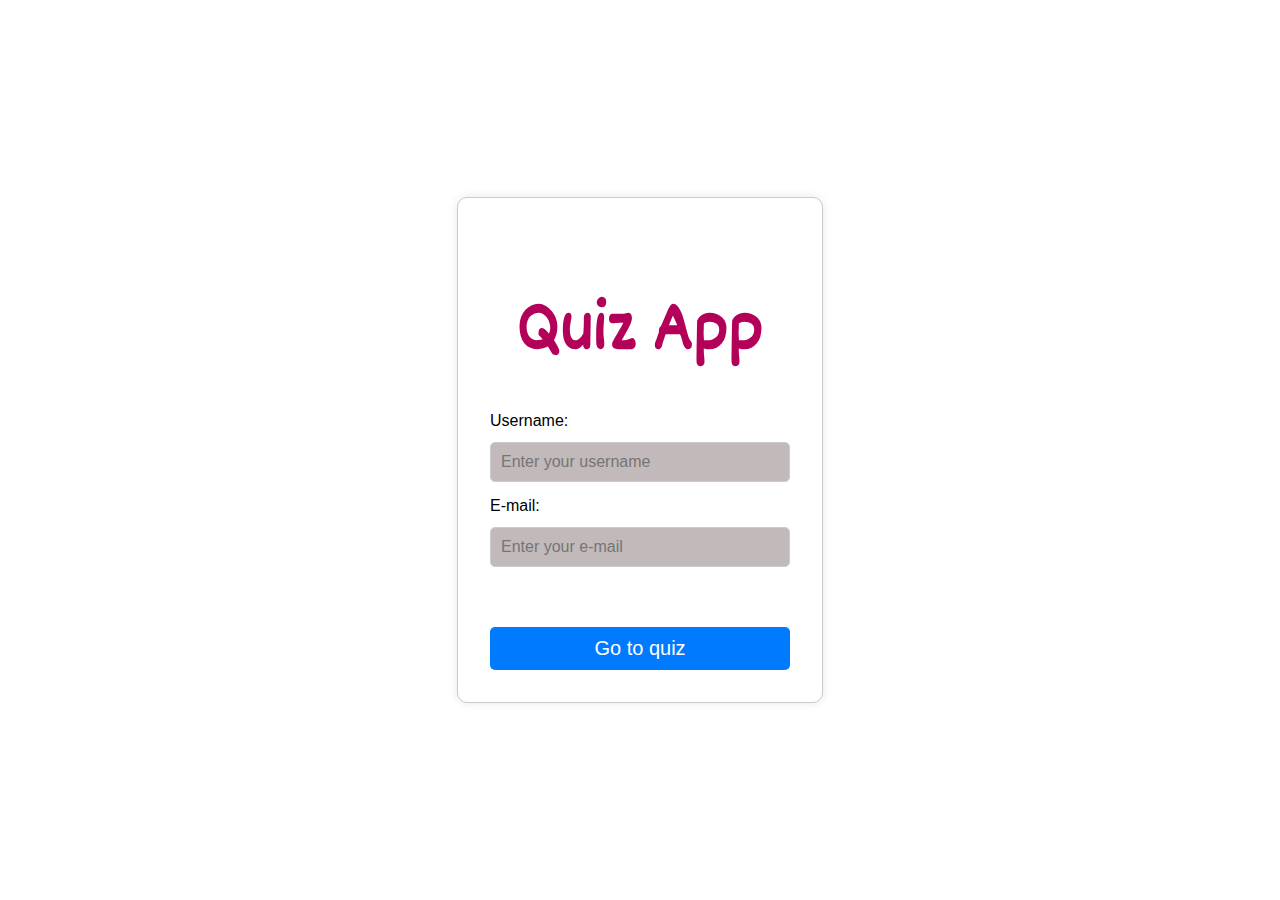
<file: index.html>
<!DOCTYPE html>
<html lang="en">
<head>
    <meta charset="UTF-8">
    <title>Quiz App</title>
    <link href="https://cdn.jsdelivr.net/npm/bootstrap@5.3.2/dist/css/bootstrap.min.css" rel="stylesheet" integrity="sha384-T3c6CoIi6uLrA9TneNEoa7RxnatzjcDSCmG1MXxSR1GAsXEV/Dwwykc2MPK8M2HN" crossorigin="anonymous">
    <script src="https://cdn.jsdelivr.net/npm/bootstrap@5.3.2/dist/js/bootstrap.bundle.min.js" integrity="sha384-C6RzsynM9kWDrMNeT87bh95OGNyZPhcTNXj1NW7RuBCsyN/o0jlpcV8Qyq46cDfL" crossorigin="anonymous"></script>
    <link rel="stylesheet" href="css/main.css">
    <link rel="preconnect" href="https://fonts.googleapis.com">
    <link rel="preconnect" href="https://fonts.gstatic.com" crossorigin>
    <link href="https://fonts.googleapis.com/css2?family=Dekko&display=swap" rel="stylesheet">
</head>
<body>

<div class="container">
    <form>
        <div class="registration-form">
            <h1 class="registration-header">Quiz App</h1>

            <div class="registration-form__field">
                <label for="username" class="registration-form__label">Username:</label>
                <input type="text" id="username" name="username" class="registration-form__input" placeholder="Enter your username" required>
            </div>

            <div class="registration-form__field">
                <label for="email" class="registration-form__label">E-mail:</label>
                <input type="email" id="email" name="email" class="registration-form__input" placeholder="Enter your e-mail" required>
            </div>

            <button type="submit" class="registration-form__button">Go to quiz</button>
        </div>

        <div class="load">
            <h1>Thank you for registering! You will redirect to our quiz in a minute...</h1>
            <div class="container load-container">
                <hr/><hr/><hr/><hr/>
            </div>
        </div>
    </form>
</div>
<script src="js/form.js"></script>
</body>
</html>
</file>
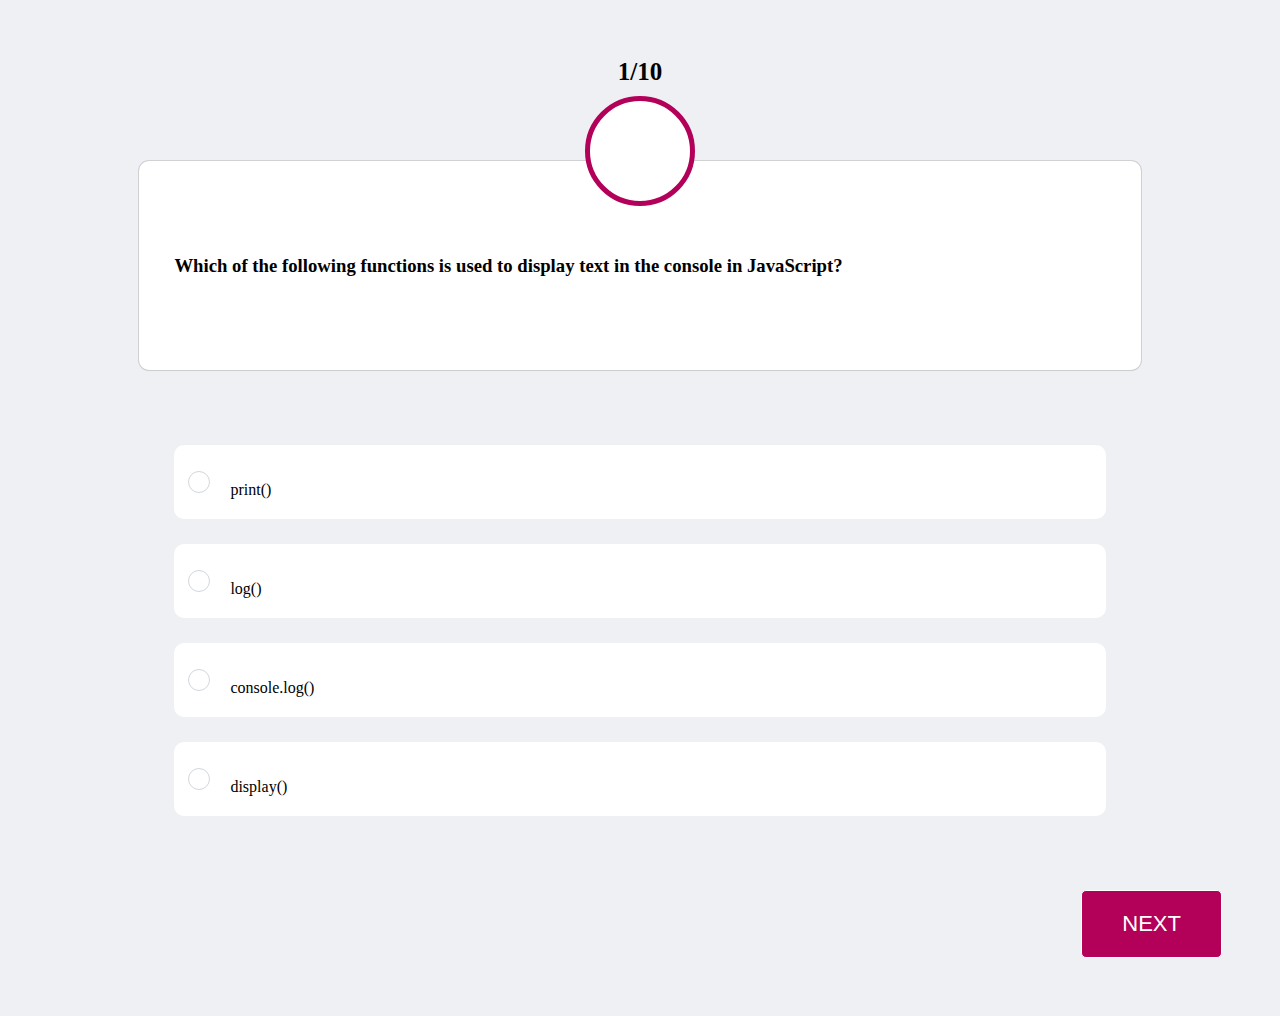
<file: quiz.html>
<!DOCTYPE html>
<html lang="en">
<head>
    <meta charset="UTF-8">
    <title>Quiz App</title>
    <link href="https://cdn.jsdelivr.net/npm/bootstrap@5.3.2/dist/css/bootstrap.min.css" rel="stylesheet"
          integrity="sha384-T3c6CoIi6uLrA9TneNEoa7RxnatzjcDSCmG1MXxSR1GAsXEV/Dwwykc2MPK8M2HN" crossorigin="anonymous">
    <script src="https://cdn.jsdelivr.net/npm/bootstrap@5.3.2/dist/js/bootstrap.bundle.min.js"
            integrity="sha384-C6RzsynM9kWDrMNeT87bh95OGNyZPhcTNXj1NW7RuBCsyN/o0jlpcV8Qyq46cDfL"
            crossorigin="anonymous"></script>
    <link rel="stylesheet" href="css/quiz.css">
</head>

<body>
<section>
    <div class="container">
        <div class="quiz">
            <div class="quiz__current">1/10</div>
            <div class="quiz__question" data-question="0">
                <h3></h3>
                <div class="quiz__question_timer"></div>
            </div>
            <div class="quiz__answers">
                <label>
                    <input type="radio" name="q-0">
                    <p></p>
                    <span></span>
                </label>
                <label>
                    <input type="radio" name="q-0">
                    <p></p>
                    <span></span>
                </label>
                <label>
                    <input type="radio" name="q-0">
                    <p></p>
                    <span></span>
                </label>
                <label>
                    <input type="radio" name="q-0">
                    <p></p>
                    <span></span>
                </label>
            </div>
            <button type="button">Next</button>
        </div>
        <div class="load">
            <h1>Time is up, you will be redirected to the summary tab in a moment</h1>
            <div class="container load-container">
                <hr/><hr/><hr/><hr/>
            </div>
        </div>
    </div>
</section>

<script type="module" src="./js/quiz.js"></script>
</body>

</html>
</file>
<file: css/main.css>
body {
  font-family: "Arial", sans-serif;
  margin: 0;
  padding: 0;
  display: flex;
  justify-content: center;
  align-items: center;
  height: 100vh;
  background-color: #ffffff;
}

.registration-header {
  font-size: 75px;
  margin-bottom: 25px;
  text-align: center;
  font-family: "Dekko", cursive;
  color: #b30058;
}

form {
  display: flex;
  justify-content: center;
  align-items: center;
}

.registration-form {
  border: 1px solid #ccc;
  border-radius: 10px;
  padding: 2em;
  background-color: #fff;
  box-shadow: 0 0 10px rgba(0, 0, 0, 0.1);
}
.registration-form__field {
  margin-bottom: 15px;
}
.registration-form__field label {
  display: block;
  margin-bottom: 12px;
}
.registration-form__field input {
  width: 300px;
  padding: 10px;
  box-sizing: border-box;
  border: 1px solid #ccc;
  border-radius: 5px;
  background-color: #c2baba;
  font-size: 16px;
}
.registration-form__button {
  width: 100%;
  background-color: #007bff;
  color: #fff;
  margin-top: 45px;
  padding: 10px 15px;
  border: none;
  border-radius: 5px;
  cursor: pointer;
  font-size: 20px;
}
.registration-form__button:hover {
  background-color: #0056b3;
}

.load {
  display: none;
  position: absolute;
  top: 50%;
  left: 50%;
  transform: translate(-50%, -50%);
  width: 75%;
  margin: 0 auto;
}

.load hr {
  border: 0;
  margin: 0;
  width: 25px;
  height: 25px;
  position: absolute;
  border-radius: 50%;
  animation: spin 2s ease infinite;
  opacity: 1;
}

.load-container {
  display: flex;
  justify-content: center;
  align-items: center;
  margin: 20px 0;
}

.load h1 {
  font-size: 24px;
  text-align: center;
  margin-bottom: 50px;
}

.load .container :first-child {
  background: #000000;
  animation-delay: -1.5s;
}

.load .container :nth-child(2) {
  background: #b30058;
  animation-delay: -1s;
}

.load .container :nth-child(3) {
  background: #000000;
  animation-delay: -0.5s;
}

.load .container :last-child {
  background: #b30058;
}

@keyframes spin {
  0%, 100% {
    transform: translate(0);
  }
  25% {
    transform: translate(160%);
  }
  50% {
    transform: translate(160%, 160%);
  }
  75% {
    transform: translate(0, 160%);
  }
}

/*# sourceMappingURL=main.css.map */
</file>
<file: css/quiz.css>
body {
  background-color: #EFF0F3;
}

.quiz {
  position: relative;
  display: flex;
  justify-content: flex-start;
  align-items: center;
  flex-direction: column;
  height: 100vh;
  padding: 50px;
  row-gap: 75px;
}
.quiz__current {
  color: #000000;
  font-size: 25px;
  font-weight: bold;
  text-align: center;
}
.quiz__question {
  position: relative;
  padding: 75px 35px;
  background: #ffffff;
  box-shadow: rgba(0, 0, 0, 0.02) 0 1px 3px 0, rgba(27, 31, 35, 0.15) 0 0 0 1px;
  border-radius: 10px;
  width: 80%;
}
.quiz__question h3 {
  color: #000000;
}
.quiz__question_timer {
  display: flex;
  justify-content: center;
  align-items: center;
  position: absolute;
  top: -10px;
  left: 50%;
  transform: translate(-50%, -50%);
  color: #b30058;
  width: 100px;
  height: 100px;
  border-radius: 50%;
  border: 5px solid #b30058;
  background: #ffffff;
  font-size: 30px;
  font-weight: bold;
}
.quiz__answers {
  display: flex;
  flex-direction: column;
  row-gap: 25px;
  width: 80%;
}
.quiz__answers label {
  display: inline-flex;
  position: relative;
  padding: 20px 35px;
  background: #fff;
  border-radius: 10px;
  cursor: pointer;
}
.quiz__answers label p {
  margin-bottom: 0;
}
.quiz__answers label span {
  height: 20px;
  width: 20px;
  position: absolute;
  left: 25px;
  top: 50%;
  transform: translate(-50%, -50%);
  background: #fff;
  border: 1px solid rgb(210, 215, 220);
  border-radius: 50%;
}
.quiz__answers label span::after {
  content: "";
  margin-top: 50%;
  margin-left: 50%;
  background: #A0A0A0;
  top: 50%;
  left: 50%;
  width: 10px;
  height: 10px;
  transform: translate(-50%, -50%);
  border-radius: 50%;
}
.quiz__answers input {
  opacity: 0;
}
.quiz button {
  font-size: 22px;
  padding: 20px 40px;
  border-radius: 5px;
  background-color: #b30058;
  color: #ffffff;
  outline: 0;
  overflow: visible;
  box-shadow: none;
  border: 1px solid #ffffff;
  text-transform: uppercase;
  position: absolute;
  bottom: 50px;
  right: 50px;
}
.quiz button:hover {
  opacity: 0.9;
}

label input:checked ~ span:after {
  display: block;
}

.load {
  display: none;
  position: absolute;
  top: 50%;
  left: 50%;
  transform: translate(-50%, -50%);
  width: 75%;
  margin: 0 auto;
}

.load hr {
  border: 0;
  margin: 0;
  width: 25px;
  height: 25px;
  position: absolute;
  border-radius: 50%;
  animation: spin 2s ease infinite;
  opacity: 1;
}

.load-container {
  display: flex;
  justify-content: center;
  align-items: center;
  margin: 20px 0;
}

.load h1 {
  font-size: 24px;
  text-align: center;
  margin-bottom: 50px;
}

.load .container :first-child {
  background: #000000;
  animation-delay: -1.5s;
}

.load .container :nth-child(2) {
  background: #b30058;
  animation-delay: -1s;
}

.load .container :nth-child(3) {
  background: #000000;
  animation-delay: -0.5s;
}

.load .container :last-child {
  background: #b30058;
}

@keyframes spin {
  0%, 100% {
    transform: translate(0);
  }
  25% {
    transform: translate(160%);
  }
  50% {
    transform: translate(160%, 160%);
  }
  75% {
    transform: translate(0, 160%);
  }
}

/*# sourceMappingURL=quiz.css.map */
</file>
